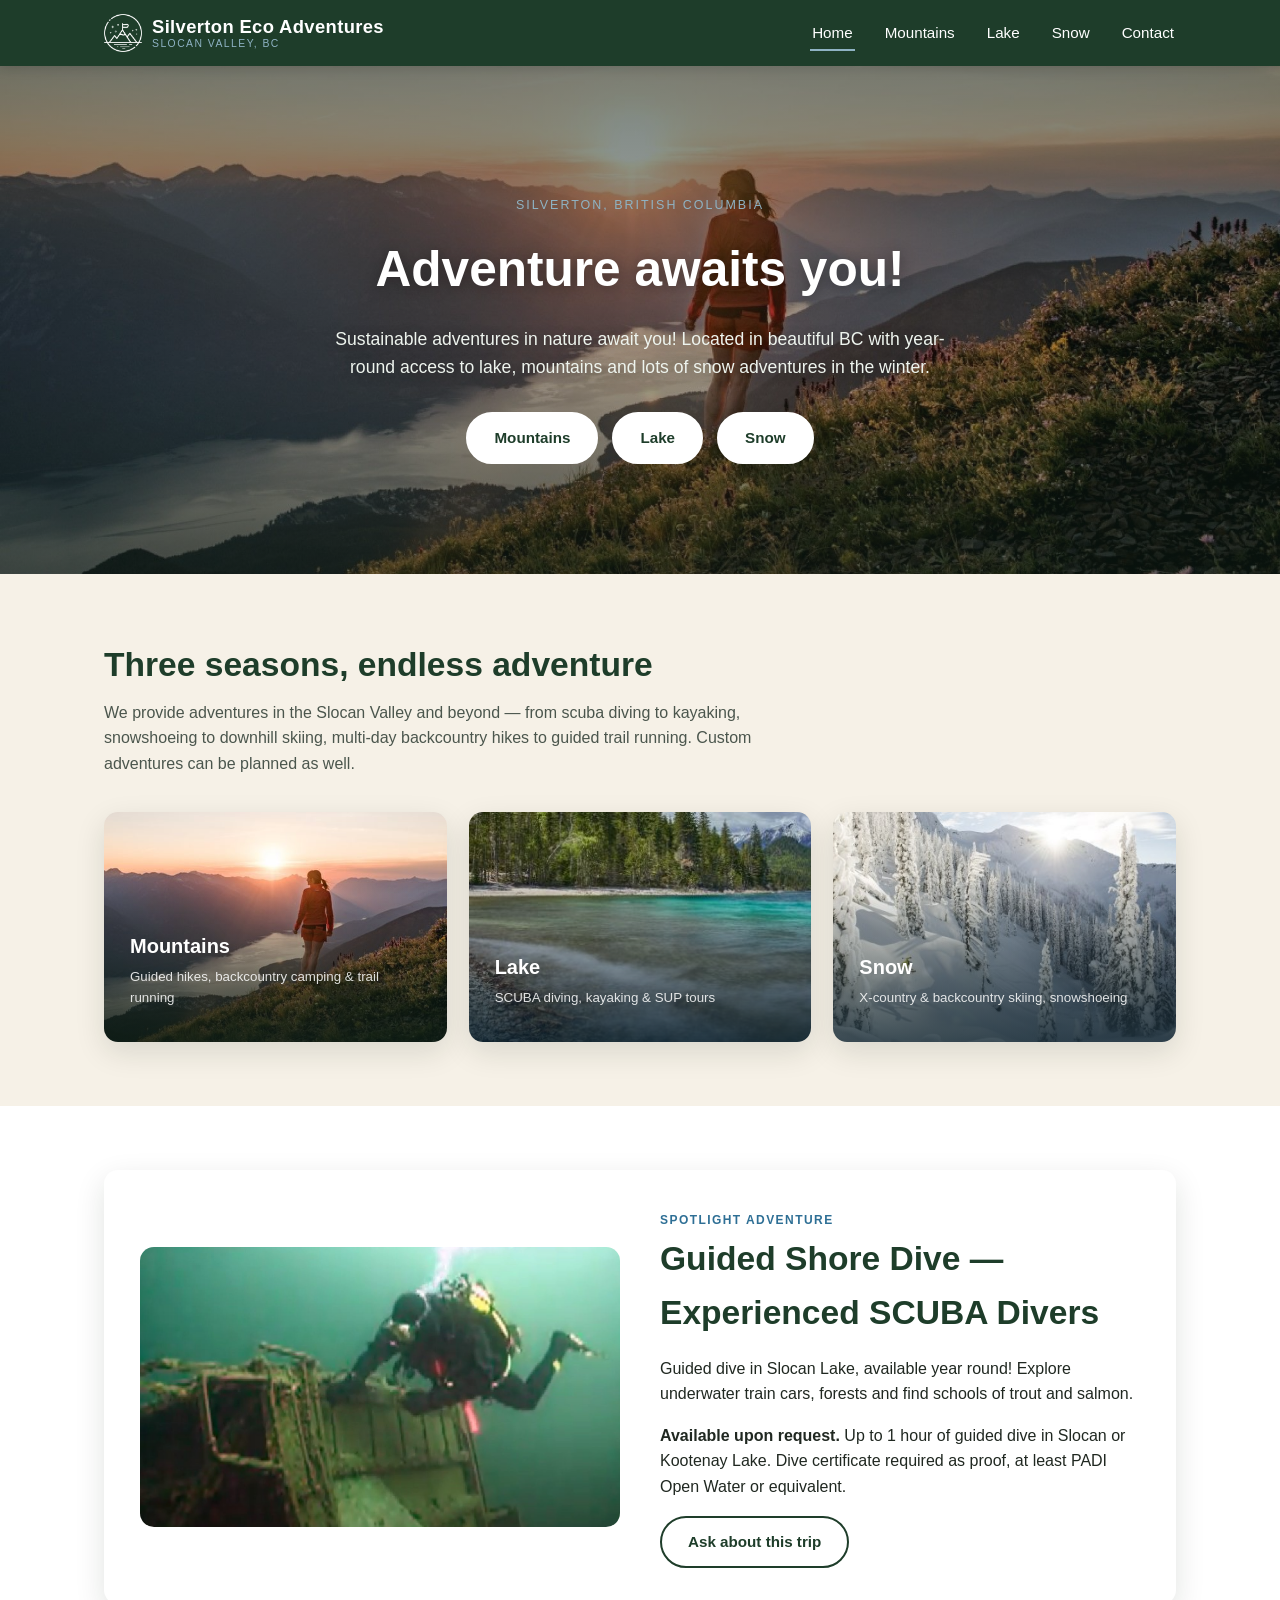
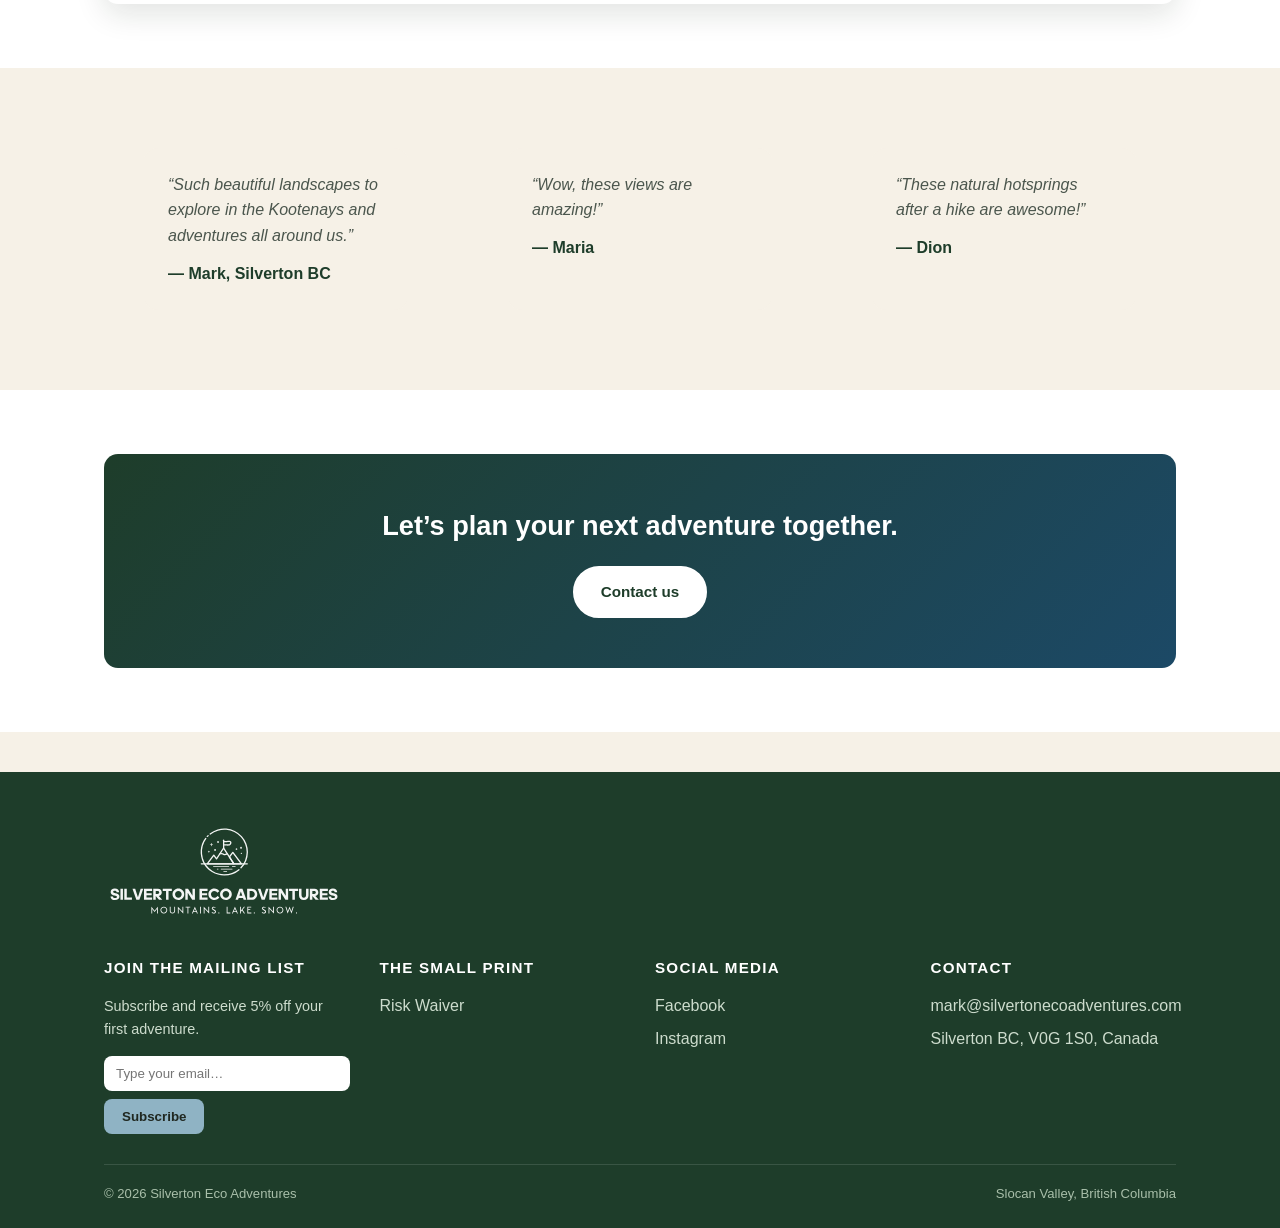
<file: index.html>
<!DOCTYPE html>
<html lang="en">
<head>
<meta charset="UTF-8">
<meta name="viewport" content="width=device-width, initial-scale=1.0">
<title>Silverton Eco Adventures | Guided Adventures in the Slocan Valley, BC</title>
<meta name="description" content="Sustainable adventures in nature await you! Guided hiking, kayaking, SCUBA diving, snowshoeing, backcountry skiing and custom trips in the Slocan Valley and Kootenays, BC.">
<link rel="stylesheet" href="style.css">
<link rel="icon" type="image/png" href="images/favicon.png">
<meta property="og:image" content="https://silvertonecoadventures.com/images/dive-boxcar.jpg">
</head>
<body>

<header class="site-header">
  <div class="nav-wrap">
    <a class="logo" href="index.html">
      <img src="images/logo-icon-white.png" alt="" width="38" height="38">
      <span class="logo-text-wrap">
        Silverton Eco Adventures
        <span class="logo-sub">Slocan Valley, BC</span>
      </span>
    </a>
    <button class="nav-toggle" aria-label="Toggle navigation">
      <span></span><span></span><span></span>
    </button>
    <nav class="main-nav">
      <ul>
        <li><a href="index.html" class="active">Home</a></li>
        <li><a href="mountains.html">Mountains</a></li>
        <li><a href="lake.html">Lake</a></li>
        <li><a href="snow.html">Snow</a></li>
        <li><a href="contact.html">Contact</a></li>
      </ul>
    </nav>
  </div>
</header>

<section class="hero hero-home">
  <span class="hero-eyebrow">Silverton, British Columbia</span>
  <h1>Adventure awaits you!</h1>
  <p>Sustainable adventures in nature await you! Located in beautiful BC with year-round access to lake, mountains and lots of snow adventures in the winter.</p>
  <div class="hero-links">
    <a class="btn btn-solid" href="mountains.html">Mountains</a>
    <a class="btn btn-solid" href="lake.html">Lake</a>
    <a class="btn btn-solid" href="snow.html">Snow</a>
  </div>
</section>

<section>
  <div class="container">
    <h2 class="section-title">Three seasons, endless adventure</h2>
    <p class="section-lede">We provide adventures in the Slocan Valley and beyond &mdash; from scuba diving to kayaking, snowshoeing to downhill skiing, multi-day backcountry hikes to guided trail running. Custom adventures can be planned as well.</p>
    <div class="tile-grid">
      <a class="tile tile-mountains" href="mountains.html">
        <span>Mountains</span>
        <small>Guided hikes, backcountry camping &amp; trail running</small>
      </a>
      <a class="tile tile-lake" href="lake.html">
        <span>Lake</span>
        <small>SCUBA diving, kayaking &amp; SUP tours</small>
      </a>
      <a class="tile tile-snow" href="snow.html">
        <span>Snow</span>
        <small>X-country &amp; backcountry skiing, snowshoeing</small>
      </a>
    </div>
  </div>
</section>

<section class="section-alt">
  <div class="container">
    <div class="spotlight">
      <div class="spotlight-media" role="img" aria-label="Guided shore dive in Slocan Lake"></div>
      <div>
        <span class="spotlight-tag">Spotlight Adventure</span>
        <h2 class="section-title">Guided Shore Dive &mdash; Experienced SCUBA Divers</h2>
        <p>Guided dive in Slocan Lake, available year round! Explore underwater train cars, forests and find schools of trout and salmon.</p>
        <p><strong>Available upon request.</strong> Up to 1 hour of guided dive in Slocan or Kootenay Lake. Dive certificate required as proof, at least PADI Open Water or equivalent.</p>
        <a class="btn btn-outline" style="border-color:var(--forest); color:var(--forest);" href="contact.html">Ask about this trip</a>
      </div>
    </div>
  </div>
</section>

<section>
  <div class="container">
    <div class="testimonial-grid">
      <blockquote class="testimonial">
        &ldquo;Such beautiful landscapes to explore in the Kootenays and adventures all around us.&rdquo;
        <cite>&mdash; Mark, Silverton BC</cite>
      </blockquote>
      <blockquote class="testimonial">
        &ldquo;Wow, these views are amazing!&rdquo;
        <cite>&mdash; Maria</cite>
      </blockquote>
      <blockquote class="testimonial">
        &ldquo;These natural hotsprings after a hike are awesome!&rdquo;
        <cite>&mdash; Dion</cite>
      </blockquote>
    </div>
  </div>
</section>

<section class="section-alt">
  <div class="container">
    <div class="cta-band">
      <h2>Let&rsquo;s plan your next adventure together.</h2>
      <a class="btn btn-solid" href="contact.html">Contact us</a>
    </div>
  </div>
</section>

<footer class="site-footer">
  <div class="container">
    <img class="footer-logo" src="images/logo-white.svg" alt="Silverton Eco Adventures &mdash; Mountains. Lake. Snow." width="240" height="98">
    <div class="footer-grid">
      <div>
        <h4>Join the Mailing List</h4>
        <p style="color:#cddccd; font-size:0.9rem;">Subscribe and receive 5% off your first adventure.</p>
        <form class="newsletter-form">
          <input type="email" placeholder="Type your email&hellip;" required aria-label="Email address">
          <button type="submit">Subscribe</button>
        </form>
      </div>
      <div>
        <h4>The Small Print</h4>
        <a href="contact.html">Risk Waiver</a>
      </div>
      <div>
        <h4>Social Media</h4>
        <a href="https://www.facebook.com/profile.php?id=100090666763214" target="_blank" rel="noopener">Facebook</a>
        <a href="https://www.instagram.com/silvertonecoadventures/" target="_blank" rel="noopener">Instagram</a>
      </div>
      <div>
        <h4>Contact</h4>
        <a href="mailto:mark@silvertonecoadventures.com">mark@silvertonecoadventures.com</a>
        <a href="contact.html">Silverton BC, V0G 1S0, Canada</a>
      </div>
    </div>
    <div class="footer-bottom">
      <span>&copy; <span id="year"></span> Silverton Eco Adventures</span>
      <span>Slocan Valley, British Columbia</span>
    </div>
  </div>
</footer>

<script src="main.js"></script>
<script>document.getElementById("year").textContent = new Date().getFullYear();</script>

<!-- Matomo -->
<script>
  var _paq = window._paq = window._paq || [];
  _paq.push(['trackPageView']);
  _paq.push(['enableLinkTracking']);
  (function() {
    var u="//YOUR_MATOMO_URL/";
    _paq.push(['setTrackerUrl', u+'matomo.php']);
    _paq.push(['setSiteId', 'YOUR_SITE_ID']);
    var d=document, g=d.createElement('script'), s=d.getElementsByTagName('script')[0];
    g.async=true; g.src=u+'matomo.js'; s.parentNode.insertBefore(g,s);
  })();
</script>
<!-- End Matomo Code -->

</body>
</html>
</file>
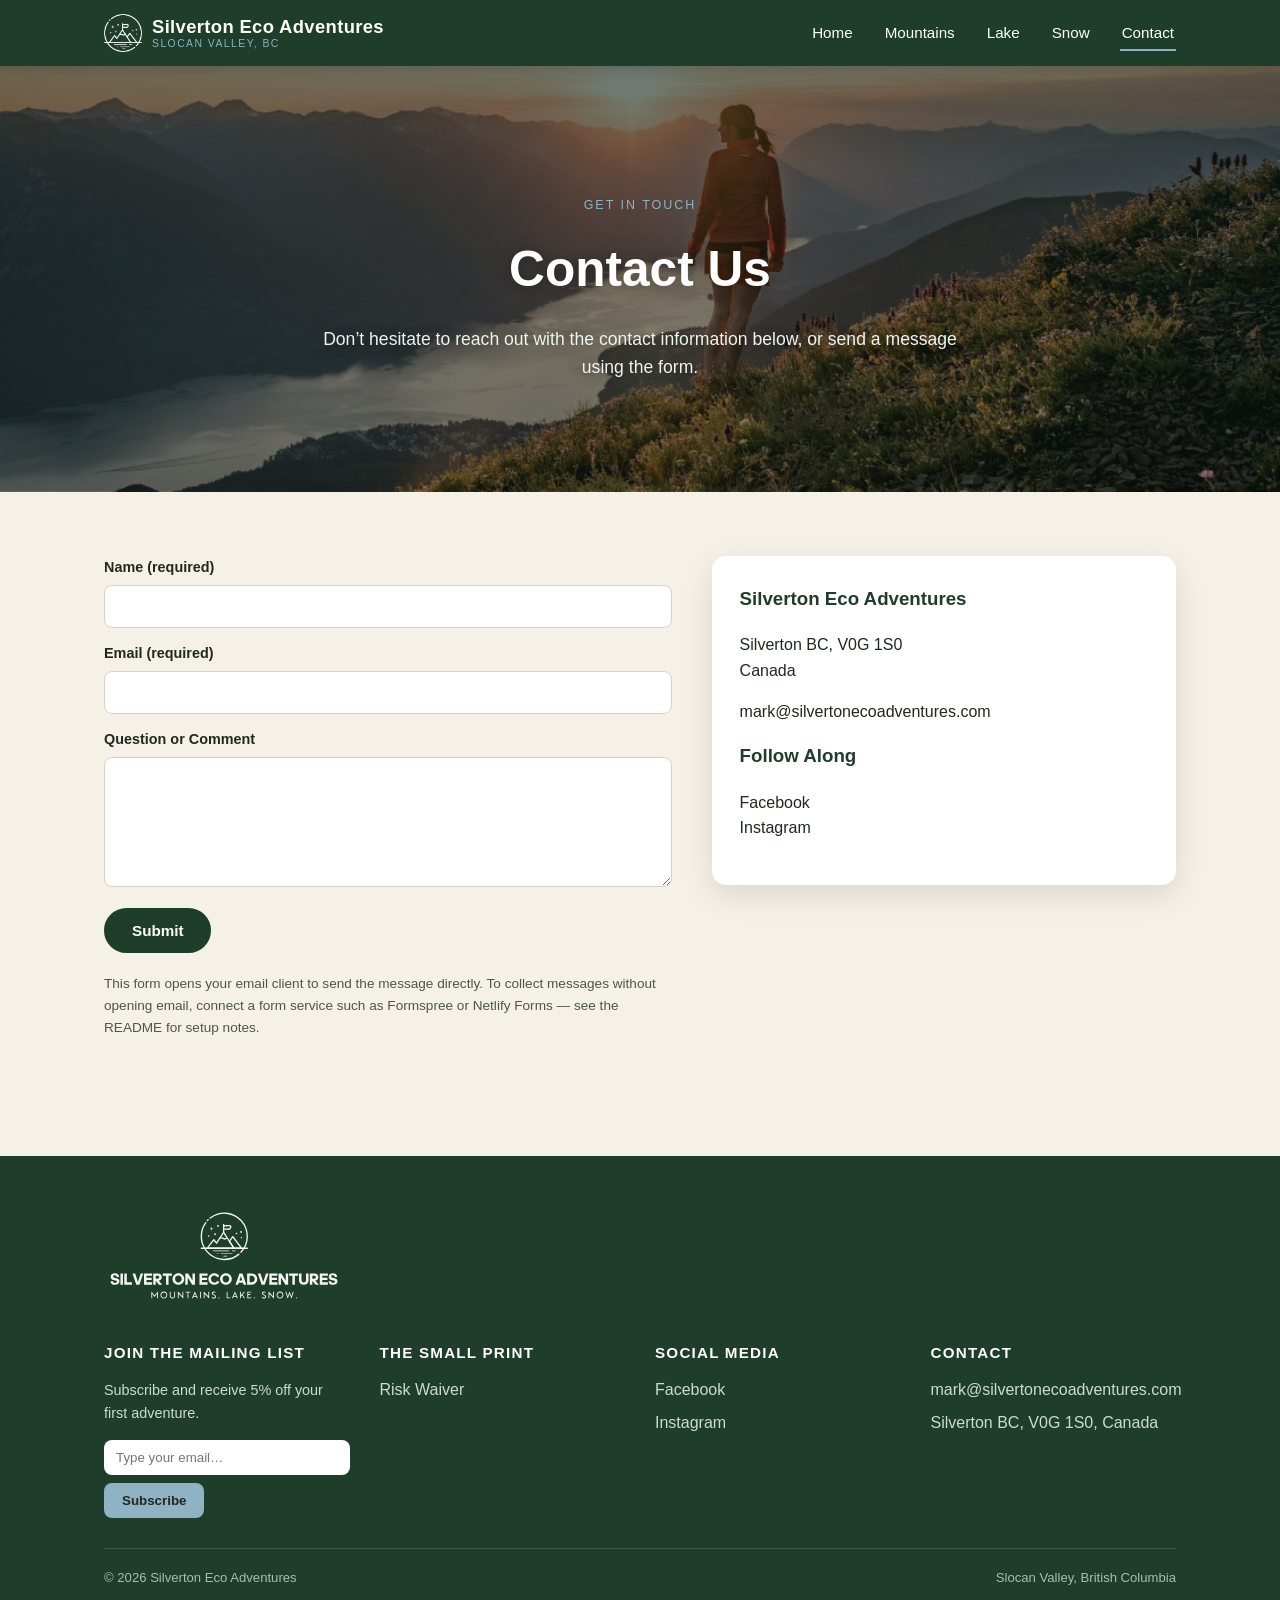
<file: contact.html>
<!DOCTYPE html>
<html lang="en">
<head>
<meta charset="UTF-8">
<meta name="viewport" content="width=device-width, initial-scale=1.0">
<title>Contact | Silverton Eco Adventures</title>
<meta name="description" content="Contact Silverton Eco Adventures in Silverton, BC. mark@silvertonecoadventures.com">
<link rel="stylesheet" href="style.css">
<link rel="icon" type="image/png" href="images/favicon.png">
<meta property="og:image" content="https://silvertonecoadventures.com/images/dive-boxcar.jpg">
</head>
<body>

<header class="site-header">
  <div class="nav-wrap">
    <a class="logo" href="index.html">
      <img src="images/logo-icon-white.png" alt="" width="38" height="38">
      <span class="logo-text-wrap">
        Silverton Eco Adventures
        <span class="logo-sub">Slocan Valley, BC</span>
      </span>
    </a>
    <button class="nav-toggle" aria-label="Toggle navigation">
      <span></span><span></span><span></span>
    </button>
    <nav class="main-nav">
      <ul>
        <li><a href="index.html">Home</a></li>
        <li><a href="mountains.html">Mountains</a></li>
        <li><a href="lake.html">Lake</a></li>
        <li><a href="snow.html">Snow</a></li>
        <li><a href="contact.html" class="active">Contact</a></li>
      </ul>
    </nav>
  </div>
</header>

<section class="hero hero-contact">
  <span class="hero-eyebrow">Get in touch</span>
  <h1>Contact Us</h1>
  <p>Don&rsquo;t hesitate to reach out with the contact information below, or send a message using the form.</p>
</section>

<section>
  <div class="container">
    <div class="contact-grid">
      <form class="contact-form">
        <div>
          <label for="name">Name (required)</label>
          <input type="text" id="name" name="name" required>
        </div>
        <div>
          <label for="email">Email (required)</label>
          <input type="email" id="email" name="email" required>
        </div>
        <div>
          <label for="message">Question or Comment</label>
          <textarea id="message" name="message"></textarea>
        </div>
        <button type="submit" class="btn btn-solid" style="background:var(--forest); color:var(--white); border-color:var(--forest); justify-self:start;">Submit</button>
        <p class="form-note">This form opens your email client to send the message directly. To collect messages without opening email, connect a form service such as Formspree or Netlify Forms &mdash; see the README for setup notes.</p>
      </form>
      <div class="contact-info">
        <h3>Silverton Eco Adventures</h3>
        <p>Silverton BC, V0G 1S0<br>Canada</p>
        <p><a href="mailto:mark@silvertonecoadventures.com">mark@silvertonecoadventures.com</a></p>
        <h3>Follow Along</h3>
        <p>
          <a href="https://www.facebook.com/profile.php?id=100090666763214" target="_blank" rel="noopener">Facebook</a><br>
          <a href="https://www.instagram.com/silvertonecoadventures/" target="_blank" rel="noopener">Instagram</a>
        </p>
      </div>
    </div>
  </div>
</section>

<footer class="site-footer">
  <div class="container">
    <img class="footer-logo" src="images/logo-white.svg" alt="Silverton Eco Adventures &mdash; Mountains. Lake. Snow." width="240" height="98">
    <div class="footer-grid">
      <div>
        <h4>Join the Mailing List</h4>
        <p style="color:#cddccd; font-size:0.9rem;">Subscribe and receive 5% off your first adventure.</p>
        <form class="newsletter-form">
          <input type="email" placeholder="Type your email&hellip;" required aria-label="Email address">
          <button type="submit">Subscribe</button>
        </form>
      </div>
      <div>
        <h4>The Small Print</h4>
        <a href="contact.html">Risk Waiver</a>
      </div>
      <div>
        <h4>Social Media</h4>
        <a href="https://www.facebook.com/profile.php?id=100090666763214" target="_blank" rel="noopener">Facebook</a>
        <a href="https://www.instagram.com/silvertonecoadventures/" target="_blank" rel="noopener">Instagram</a>
      </div>
      <div>
        <h4>Contact</h4>
        <a href="mailto:mark@silvertonecoadventures.com">mark@silvertonecoadventures.com</a>
        <a href="contact.html">Silverton BC, V0G 1S0, Canada</a>
      </div>
    </div>
    <div class="footer-bottom">
      <span>&copy; <span id="year"></span> Silverton Eco Adventures</span>
      <span>Slocan Valley, British Columbia</span>
    </div>
  </div>
</footer>

<script src="main.js"></script>
<script>document.getElementById("year").textContent = new Date().getFullYear();</script>

<!-- Matomo -->
<script>
  var _paq = window._paq = window._paq || [];
  _paq.push(['trackPageView']);
  _paq.push(['enableLinkTracking']);
  (function() {
    var u="//YOUR_MATOMO_URL/";
    _paq.push(['setTrackerUrl', u+'matomo.php']);
    _paq.push(['setSiteId', 'YOUR_SITE_ID']);
    var d=document, g=d.createElement('script'), s=d.getElementsByTagName('script')[0];
    g.async=true; g.src=u+'matomo.js'; s.parentNode.insertBefore(g,s);
  })();
</script>
<!-- End Matomo Code -->

</body>
</html>
</file>
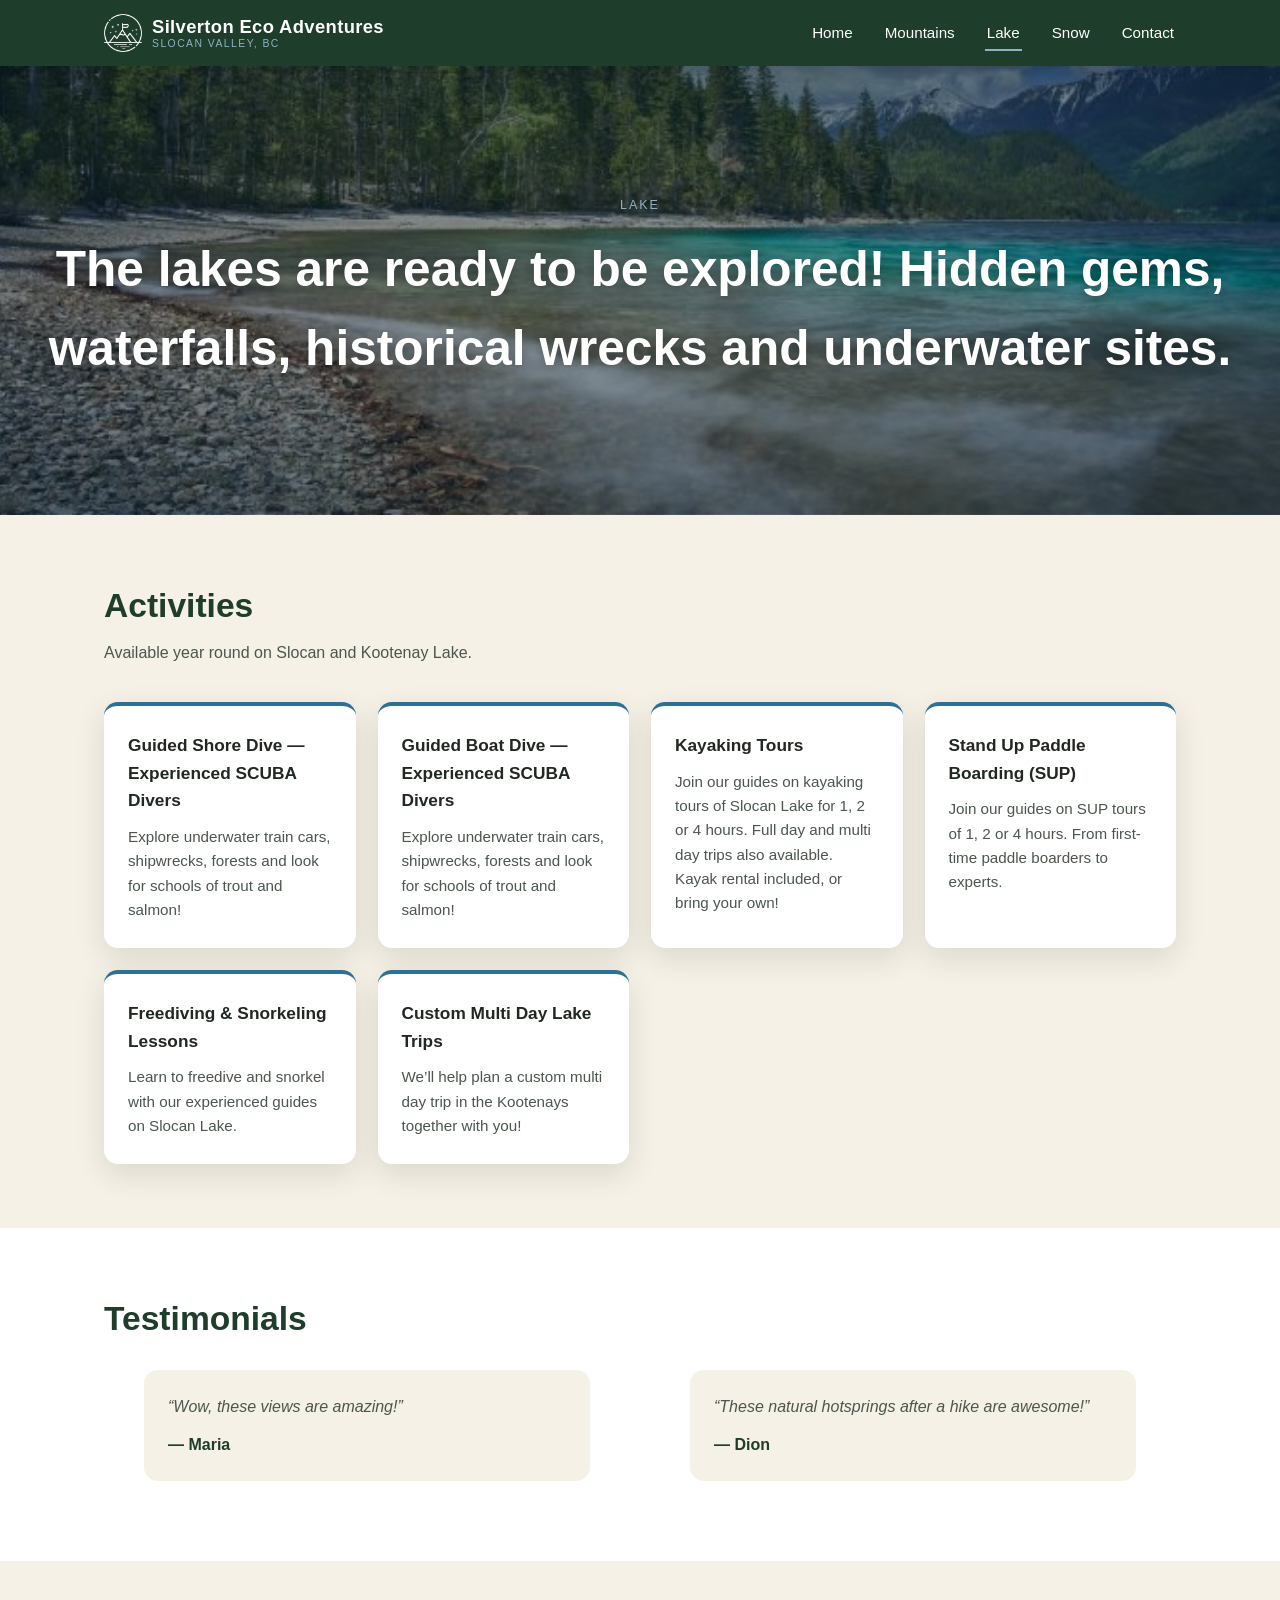
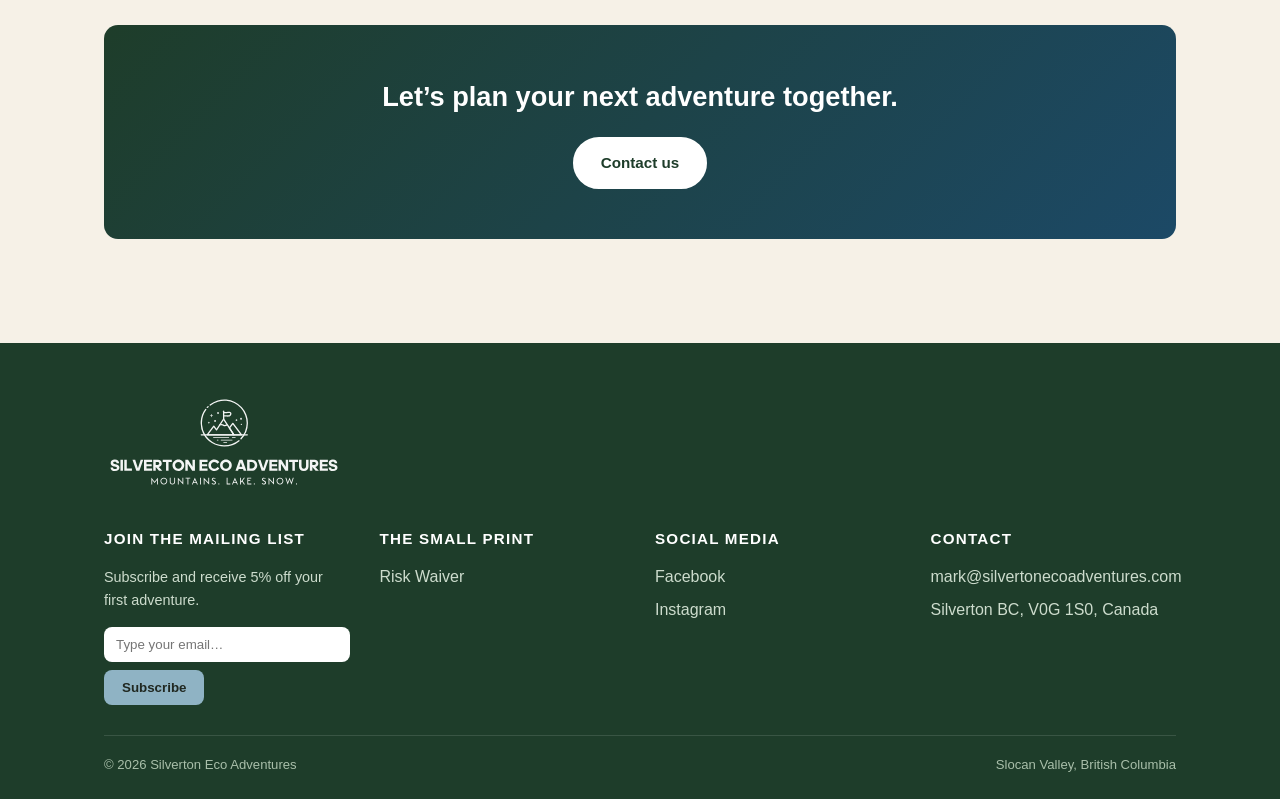
<file: lake.html>
<!DOCTYPE html>
<html lang="en">
<head>
<meta charset="UTF-8">
<meta name="viewport" content="width=device-width, initial-scale=1.0">
<title>Lake | Silverton Eco Adventures</title>
<meta name="description" content="Guided shore and boat SCUBA diving, kayaking, SUP, freediving and snorkeling on Slocan and Kootenay Lake, BC.">
<link rel="stylesheet" href="style.css">
<link rel="icon" type="image/png" href="images/favicon.png">
<meta property="og:image" content="https://silvertonecoadventures.com/images/dive-boxcar.jpg">
</head>
<body>

<header class="site-header">
  <div class="nav-wrap">
    <a class="logo" href="index.html">
      <img src="images/logo-icon-white.png" alt="" width="38" height="38">
      <span class="logo-text-wrap">
        Silverton Eco Adventures
        <span class="logo-sub">Slocan Valley, BC</span>
      </span>
    </a>
    <button class="nav-toggle" aria-label="Toggle navigation">
      <span></span><span></span><span></span>
    </button>
    <nav class="main-nav">
      <ul>
        <li><a href="index.html">Home</a></li>
        <li><a href="mountains.html">Mountains</a></li>
        <li><a href="lake.html" class="active">Lake</a></li>
        <li><a href="snow.html">Snow</a></li>
        <li><a href="contact.html">Contact</a></li>
      </ul>
    </nav>
  </div>
</header>

<section class="hero hero-lake">
  <span class="hero-eyebrow">Lake</span>
  <h1>The lakes are ready to be explored! Hidden gems, waterfalls, historical wrecks and underwater sites.</h1>
</section>

<section>
  <div class="container">
    <h2 class="section-title">Activities</h2>
    <p class="section-lede">Available year round on Slocan and Kootenay Lake.</p>
    <div class="card-grid">
      <div class="card lake-accent">
        <h3>Guided Shore Dive &mdash; Experienced SCUBA Divers</h3>
        <p>Explore underwater train cars, shipwrecks, forests and look for schools of trout and salmon!</p>
      </div>
      <div class="card lake-accent">
        <h3>Guided Boat Dive &mdash; Experienced SCUBA Divers</h3>
        <p>Explore underwater train cars, shipwrecks, forests and look for schools of trout and salmon!</p>
      </div>
      <div class="card lake-accent">
        <h3>Kayaking Tours</h3>
        <p>Join our guides on kayaking tours of Slocan Lake for 1, 2 or 4 hours. Full day and multi day trips also available. Kayak rental included, or bring your own!</p>
      </div>
      <div class="card lake-accent">
        <h3>Stand Up Paddle Boarding (SUP)</h3>
        <p>Join our guides on SUP tours of 1, 2 or 4 hours. From first-time paddle boarders to experts.</p>
      </div>
      <div class="card lake-accent">
        <h3>Freediving &amp; Snorkeling Lessons</h3>
        <p>Learn to freedive and snorkel with our experienced guides on Slocan Lake.</p>
      </div>
      <div class="card lake-accent">
        <h3>Custom Multi Day Lake Trips</h3>
        <p>We&rsquo;ll help plan a custom multi day trip in the Kootenays together with you!</p>
      </div>
    </div>
  </div>
</section>

<section class="section-alt">
  <div class="container">
    <h2 class="section-title">Testimonials</h2>
    <div class="testimonial-grid">
      <blockquote class="testimonial">
        &ldquo;Wow, these views are amazing!&rdquo;
        <cite>&mdash; Maria</cite>
      </blockquote>
      <blockquote class="testimonial">
        &ldquo;These natural hotsprings after a hike are awesome!&rdquo;
        <cite>&mdash; Dion</cite>
      </blockquote>
    </div>
  </div>
</section>

<section>
  <div class="container">
    <div class="cta-band">
      <h2>Let&rsquo;s plan your next adventure together.</h2>
      <a class="btn btn-solid" href="contact.html">Contact us</a>
    </div>
  </div>
</section>

<footer class="site-footer">
  <div class="container">
    <img class="footer-logo" src="images/logo-white.svg" alt="Silverton Eco Adventures &mdash; Mountains. Lake. Snow." width="240" height="98">
    <div class="footer-grid">
      <div>
        <h4>Join the Mailing List</h4>
        <p style="color:#cddccd; font-size:0.9rem;">Subscribe and receive 5% off your first adventure.</p>
        <form class="newsletter-form">
          <input type="email" placeholder="Type your email&hellip;" required aria-label="Email address">
          <button type="submit">Subscribe</button>
        </form>
      </div>
      <div>
        <h4>The Small Print</h4>
        <a href="contact.html">Risk Waiver</a>
      </div>
      <div>
        <h4>Social Media</h4>
        <a href="https://www.facebook.com/profile.php?id=100090666763214" target="_blank" rel="noopener">Facebook</a>
        <a href="https://www.instagram.com/silvertonecoadventures/" target="_blank" rel="noopener">Instagram</a>
      </div>
      <div>
        <h4>Contact</h4>
        <a href="mailto:mark@silvertonecoadventures.com">mark@silvertonecoadventures.com</a>
        <a href="contact.html">Silverton BC, V0G 1S0, Canada</a>
      </div>
    </div>
    <div class="footer-bottom">
      <span>&copy; <span id="year"></span> Silverton Eco Adventures</span>
      <span>Slocan Valley, British Columbia</span>
    </div>
  </div>
</footer>

<script src="main.js"></script>
<script>document.getElementById("year").textContent = new Date().getFullYear();</script>

<!-- Matomo -->
<script>
  var _paq = window._paq = window._paq || [];
  _paq.push(['trackPageView']);
  _paq.push(['enableLinkTracking']);
  (function() {
    var u="//YOUR_MATOMO_URL/";
    _paq.push(['setTrackerUrl', u+'matomo.php']);
    _paq.push(['setSiteId', 'YOUR_SITE_ID']);
    var d=document, g=d.createElement('script'), s=d.getElementsByTagName('script')[0];
    g.async=true; g.src=u+'matomo.js'; s.parentNode.insertBefore(g,s);
  })();
</script>
<!-- End Matomo Code -->

</body>
</html>
</file>
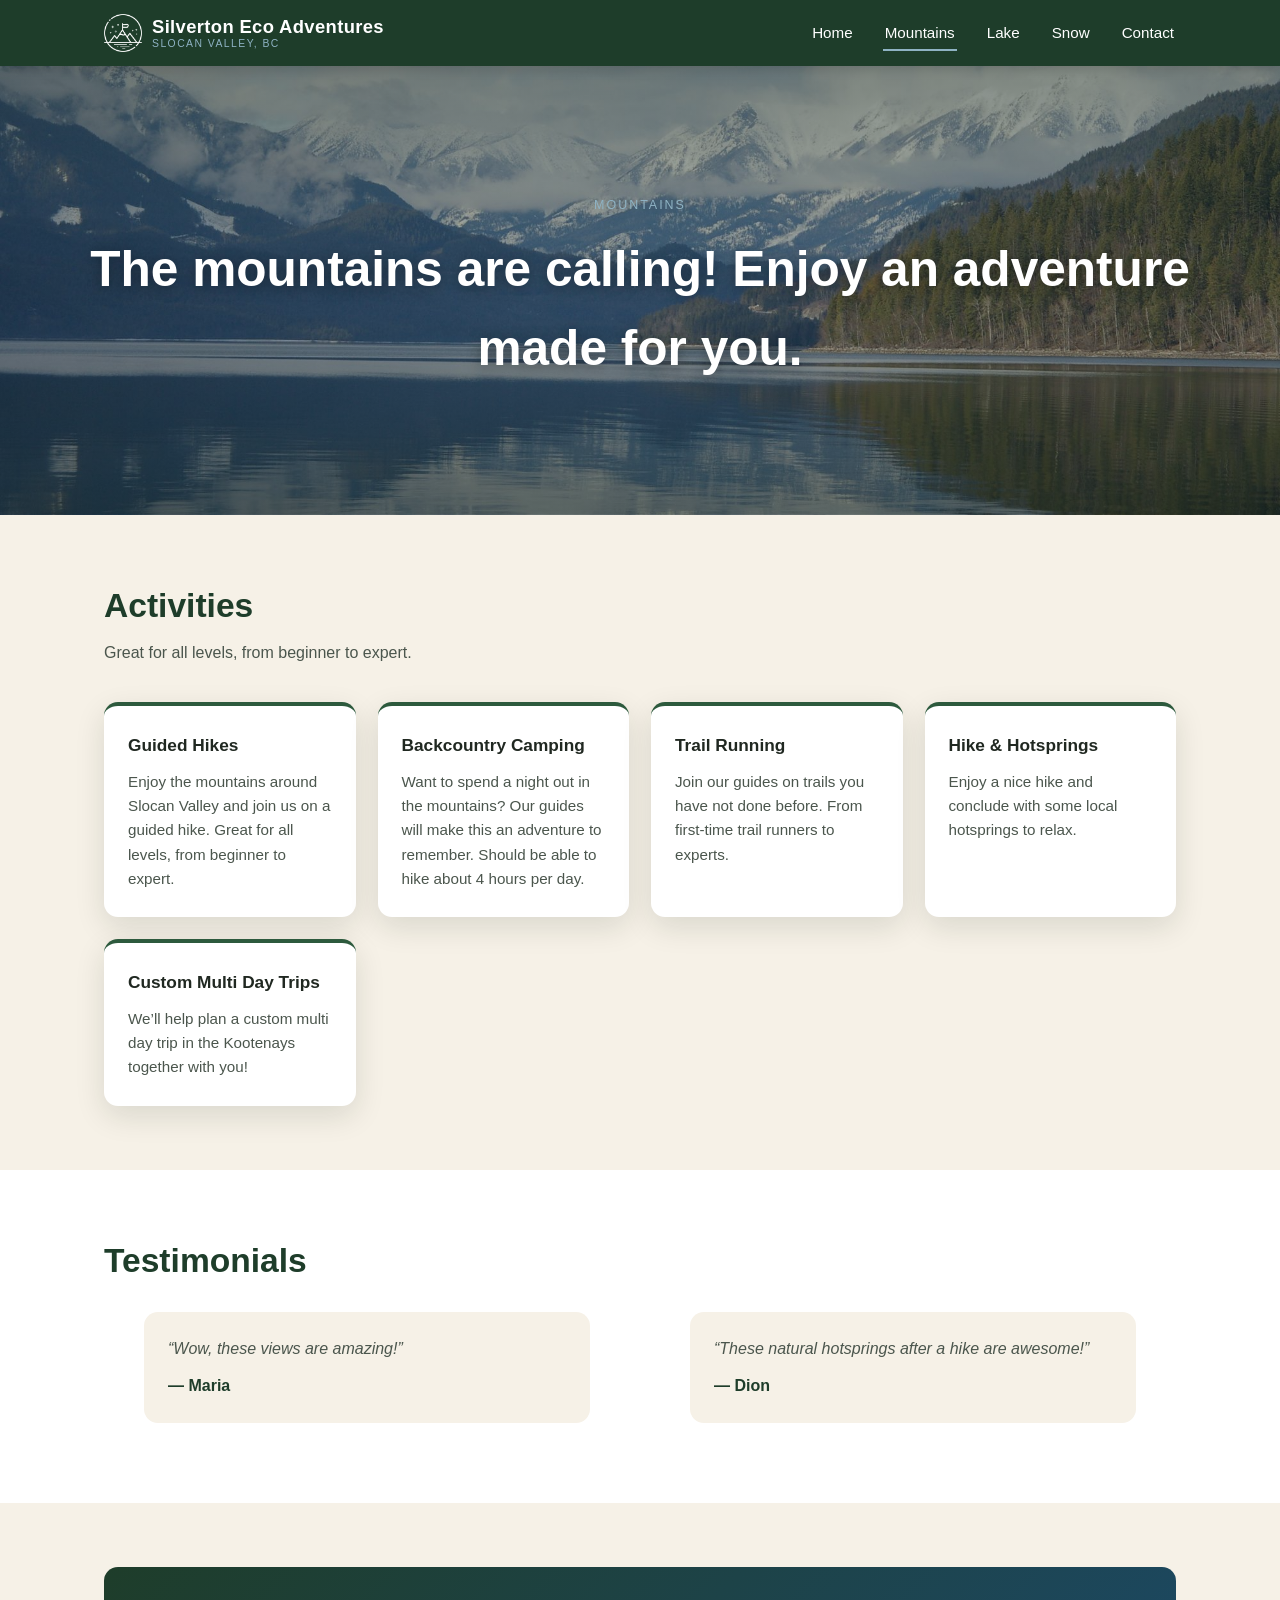
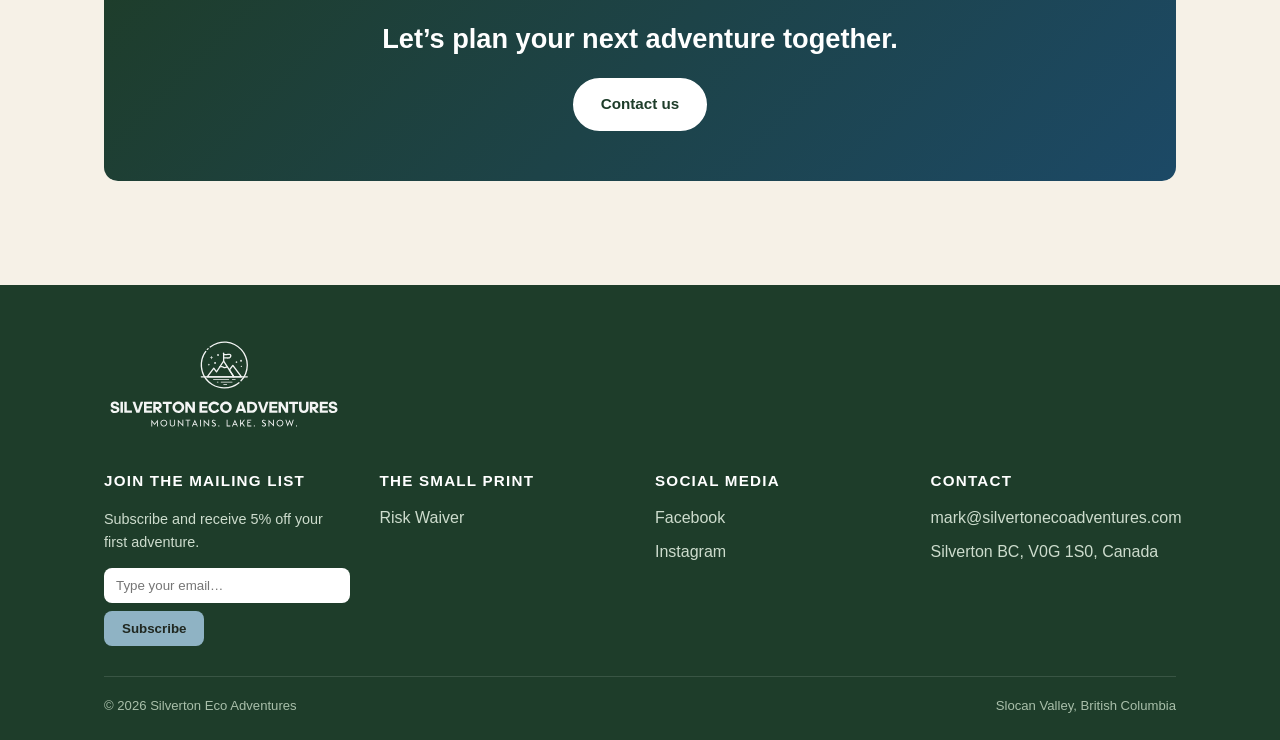
<file: mountains.html>
<!DOCTYPE html>
<html lang="en">
<head>
<meta charset="UTF-8">
<meta name="viewport" content="width=device-width, initial-scale=1.0">
<title>Mountains | Silverton Eco Adventures</title>
<meta name="description" content="Guided hikes, backcountry camping, trail running and hike-and-hotsprings adventures in the mountains around Slocan Valley, BC.">
<link rel="stylesheet" href="style.css">
<link rel="icon" type="image/png" href="images/favicon.png">
<meta property="og:image" content="https://silvertonecoadventures.com/images/dive-boxcar.jpg">
</head>
<body>

<header class="site-header">
  <div class="nav-wrap">
    <a class="logo" href="index.html">
      <img src="images/logo-icon-white.png" alt="" width="38" height="38">
      <span class="logo-text-wrap">
        Silverton Eco Adventures
        <span class="logo-sub">Slocan Valley, BC</span>
      </span>
    </a>
    <button class="nav-toggle" aria-label="Toggle navigation">
      <span></span><span></span><span></span>
    </button>
    <nav class="main-nav">
      <ul>
        <li><a href="index.html">Home</a></li>
        <li><a href="mountains.html" class="active">Mountains</a></li>
        <li><a href="lake.html">Lake</a></li>
        <li><a href="snow.html">Snow</a></li>
        <li><a href="contact.html">Contact</a></li>
      </ul>
    </nav>
  </div>
</header>

<section class="hero hero-mountains">
  <span class="hero-eyebrow">Mountains</span>
  <h1>The mountains are calling! Enjoy an adventure made for you.</h1>
</section>

<section>
  <div class="container">
    <h2 class="section-title">Activities</h2>
    <p class="section-lede">Great for all levels, from beginner to expert.</p>
    <div class="card-grid">
      <div class="card">
        <h3>Guided Hikes</h3>
        <p>Enjoy the mountains around Slocan Valley and join us on a guided hike. Great for all levels, from beginner to expert.</p>
      </div>
      <div class="card">
        <h3>Backcountry Camping</h3>
        <p>Want to spend a night out in the mountains? Our guides will make this an adventure to remember. Should be able to hike about 4 hours per day.</p>
      </div>
      <div class="card">
        <h3>Trail Running</h3>
        <p>Join our guides on trails you have not done before. From first-time trail runners to experts.</p>
      </div>
      <div class="card">
        <h3>Hike &amp; Hotsprings</h3>
        <p>Enjoy a nice hike and conclude with some local hotsprings to relax.</p>
      </div>
      <div class="card">
        <h3>Custom Multi Day Trips</h3>
        <p>We&rsquo;ll help plan a custom multi day trip in the Kootenays together with you!</p>
      </div>
    </div>
  </div>
</section>

<section class="section-alt">
  <div class="container">
    <h2 class="section-title">Testimonials</h2>
    <div class="testimonial-grid">
      <blockquote class="testimonial">
        &ldquo;Wow, these views are amazing!&rdquo;
        <cite>&mdash; Maria</cite>
      </blockquote>
      <blockquote class="testimonial">
        &ldquo;These natural hotsprings after a hike are awesome!&rdquo;
        <cite>&mdash; Dion</cite>
      </blockquote>
    </div>
  </div>
</section>

<section>
  <div class="container">
    <div class="cta-band">
      <h2>Let&rsquo;s plan your next adventure together.</h2>
      <a class="btn btn-solid" href="contact.html">Contact us</a>
    </div>
  </div>
</section>

<footer class="site-footer">
  <div class="container">
    <img class="footer-logo" src="images/logo-white.svg" alt="Silverton Eco Adventures &mdash; Mountains. Lake. Snow." width="240" height="98">
    <div class="footer-grid">
      <div>
        <h4>Join the Mailing List</h4>
        <p style="color:#cddccd; font-size:0.9rem;">Subscribe and receive 5% off your first adventure.</p>
        <form class="newsletter-form">
          <input type="email" placeholder="Type your email&hellip;" required aria-label="Email address">
          <button type="submit">Subscribe</button>
        </form>
      </div>
      <div>
        <h4>The Small Print</h4>
        <a href="contact.html">Risk Waiver</a>
      </div>
      <div>
        <h4>Social Media</h4>
        <a href="https://www.facebook.com/profile.php?id=100090666763214" target="_blank" rel="noopener">Facebook</a>
        <a href="https://www.instagram.com/silvertonecoadventures/" target="_blank" rel="noopener">Instagram</a>
      </div>
      <div>
        <h4>Contact</h4>
        <a href="mailto:mark@silvertonecoadventures.com">mark@silvertonecoadventures.com</a>
        <a href="contact.html">Silverton BC, V0G 1S0, Canada</a>
      </div>
    </div>
    <div class="footer-bottom">
      <span>&copy; <span id="year"></span> Silverton Eco Adventures</span>
      <span>Slocan Valley, British Columbia</span>
    </div>
  </div>
</footer>

<script src="main.js"></script>
<script>document.getElementById("year").textContent = new Date().getFullYear();</script>

<!-- Matomo -->
<script>
  var _paq = window._paq = window._paq || [];
  _paq.push(['trackPageView']);
  _paq.push(['enableLinkTracking']);
  (function() {
    var u="//YOUR_MATOMO_URL/";
    _paq.push(['setTrackerUrl', u+'matomo.php']);
    _paq.push(['setSiteId', 'YOUR_SITE_ID']);
    var d=document, g=d.createElement('script'), s=d.getElementsByTagName('script')[0];
    g.async=true; g.src=u+'matomo.js'; s.parentNode.insertBefore(g,s);
  })();
</script>
<!-- End Matomo Code -->

</body>
</html>
</file>
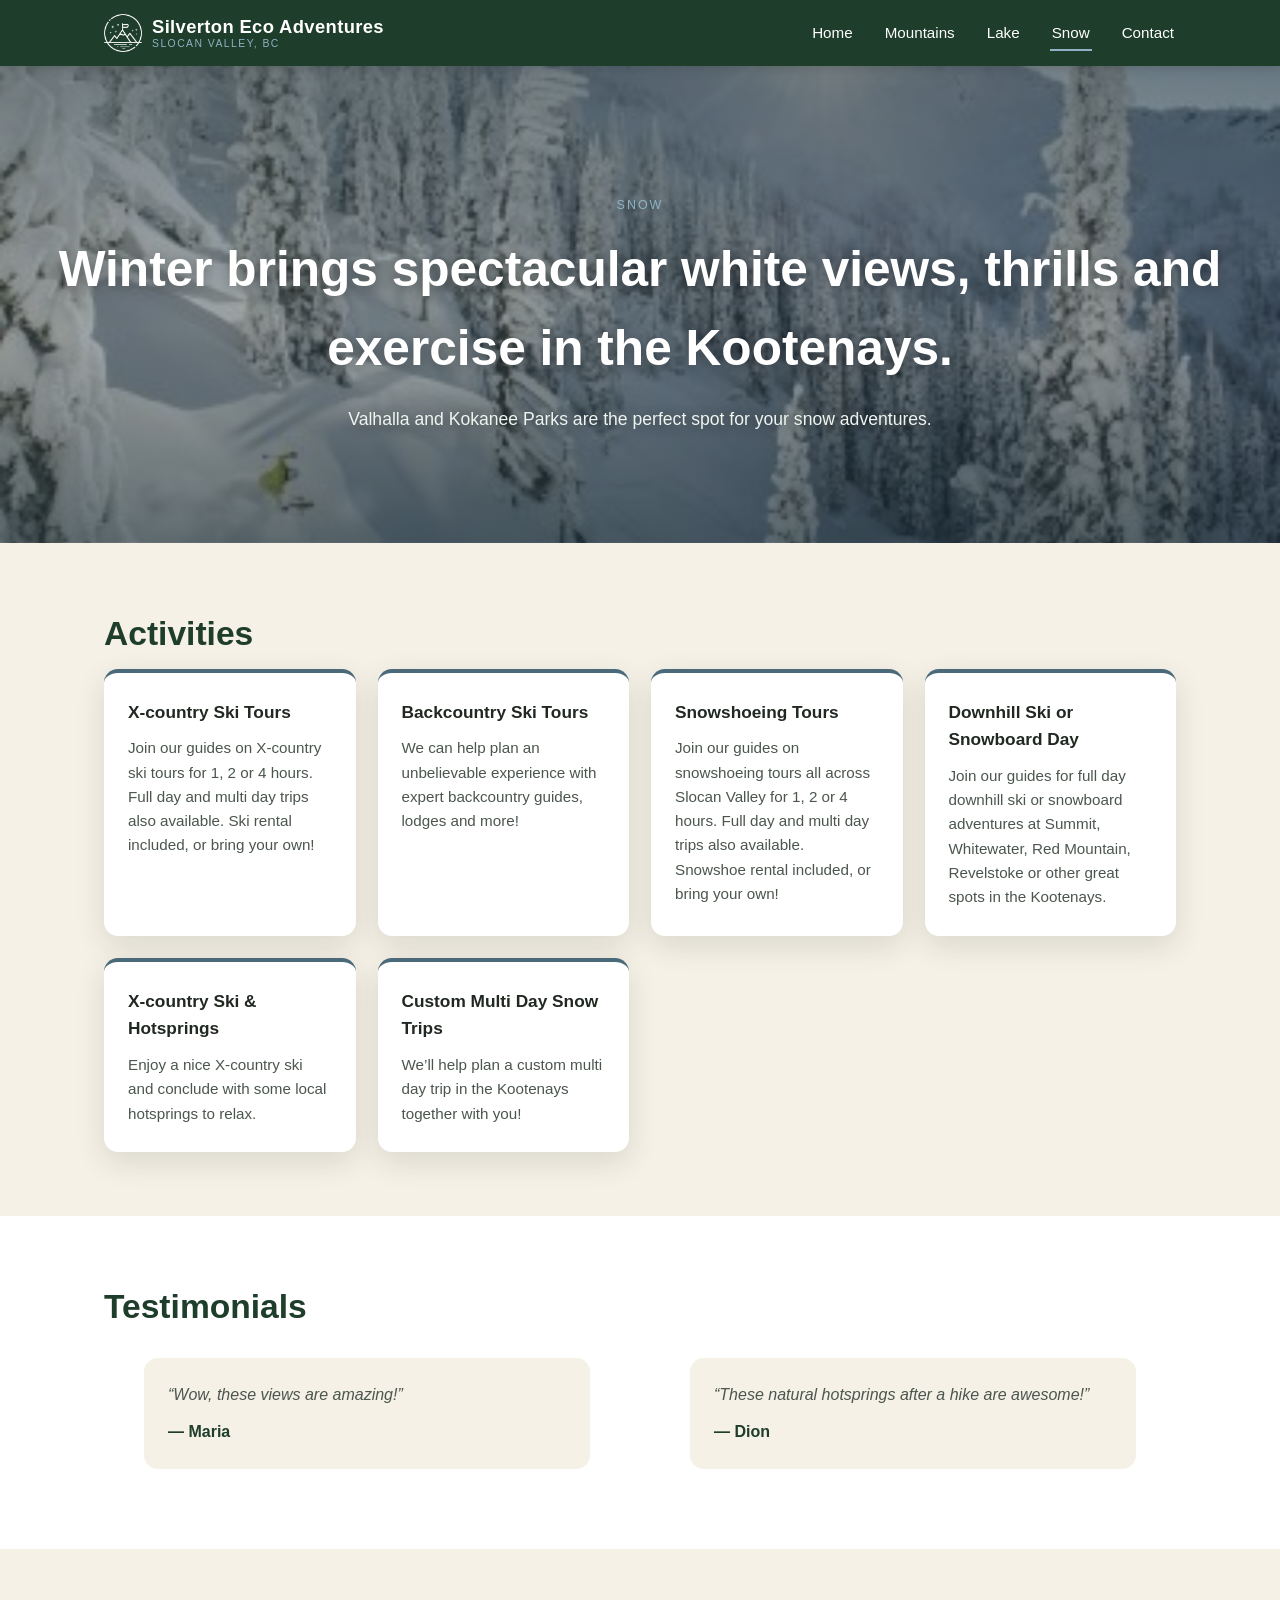
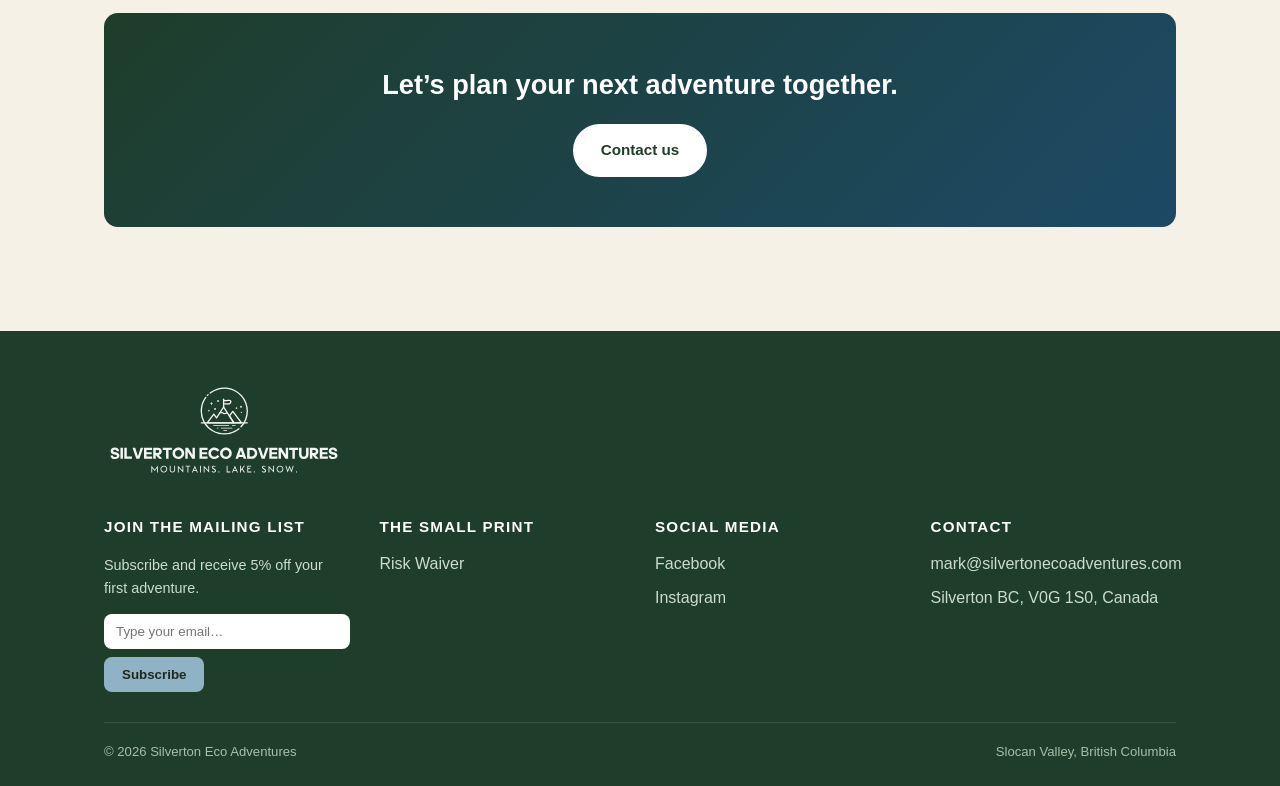
<file: snow.html>
<!DOCTYPE html>
<html lang="en">
<head>
<meta charset="UTF-8">
<meta name="viewport" content="width=device-width, initial-scale=1.0">
<title>Snow | Silverton Eco Adventures</title>
<meta name="description" content="X-country and backcountry ski tours, snowshoeing and downhill ski days in Valhalla and Kokanee Parks, Kootenays BC.">
<link rel="stylesheet" href="style.css">
<link rel="icon" type="image/png" href="images/favicon.png">
<meta property="og:image" content="https://silvertonecoadventures.com/images/dive-boxcar.jpg">
</head>
<body>

<header class="site-header">
  <div class="nav-wrap">
    <a class="logo" href="index.html">
      <img src="images/logo-icon-white.png" alt="" width="38" height="38">
      <span class="logo-text-wrap">
        Silverton Eco Adventures
        <span class="logo-sub">Slocan Valley, BC</span>
      </span>
    </a>
    <button class="nav-toggle" aria-label="Toggle navigation">
      <span></span><span></span><span></span>
    </button>
    <nav class="main-nav">
      <ul>
        <li><a href="index.html">Home</a></li>
        <li><a href="mountains.html">Mountains</a></li>
        <li><a href="lake.html">Lake</a></li>
        <li><a href="snow.html" class="active">Snow</a></li>
        <li><a href="contact.html">Contact</a></li>
      </ul>
    </nav>
  </div>
</header>

<section class="hero hero-snow">
  <span class="hero-eyebrow">Snow</span>
  <h1>Winter brings spectacular white views, thrills and exercise in the Kootenays.</h1>
  <p>Valhalla and Kokanee Parks are the perfect spot for your snow adventures.</p>
</section>

<section>
  <div class="container">
    <h2 class="section-title">Activities</h2>
    <div class="card-grid">
      <div class="card snow-accent">
        <h3>X-country Ski Tours</h3>
        <p>Join our guides on X-country ski tours for 1, 2 or 4 hours. Full day and multi day trips also available. Ski rental included, or bring your own!</p>
      </div>
      <div class="card snow-accent">
        <h3>Backcountry Ski Tours</h3>
        <p>We can help plan an unbelievable experience with expert backcountry guides, lodges and more!</p>
      </div>
      <div class="card snow-accent">
        <h3>Snowshoeing Tours</h3>
        <p>Join our guides on snowshoeing tours all across Slocan Valley for 1, 2 or 4 hours. Full day and multi day trips also available. Snowshoe rental included, or bring your own!</p>
      </div>
      <div class="card snow-accent">
        <h3>Downhill Ski or Snowboard Day</h3>
        <p>Join our guides for full day downhill ski or snowboard adventures at Summit, Whitewater, Red Mountain, Revelstoke or other great spots in the Kootenays.</p>
      </div>
      <div class="card snow-accent">
        <h3>X-country Ski &amp; Hotsprings</h3>
        <p>Enjoy a nice X-country ski and conclude with some local hotsprings to relax.</p>
      </div>
      <div class="card snow-accent">
        <h3>Custom Multi Day Snow Trips</h3>
        <p>We&rsquo;ll help plan a custom multi day trip in the Kootenays together with you!</p>
      </div>
    </div>
  </div>
</section>

<section class="section-alt">
  <div class="container">
    <h2 class="section-title">Testimonials</h2>
    <div class="testimonial-grid">
      <blockquote class="testimonial">
        &ldquo;Wow, these views are amazing!&rdquo;
        <cite>&mdash; Maria</cite>
      </blockquote>
      <blockquote class="testimonial">
        &ldquo;These natural hotsprings after a hike are awesome!&rdquo;
        <cite>&mdash; Dion</cite>
      </blockquote>
    </div>
  </div>
</section>

<section>
  <div class="container">
    <div class="cta-band">
      <h2>Let&rsquo;s plan your next adventure together.</h2>
      <a class="btn btn-solid" href="contact.html">Contact us</a>
    </div>
  </div>
</section>

<footer class="site-footer">
  <div class="container">
    <img class="footer-logo" src="images/logo-white.svg" alt="Silverton Eco Adventures &mdash; Mountains. Lake. Snow." width="240" height="98">
    <div class="footer-grid">
      <div>
        <h4>Join the Mailing List</h4>
        <p style="color:#cddccd; font-size:0.9rem;">Subscribe and receive 5% off your first adventure.</p>
        <form class="newsletter-form">
          <input type="email" placeholder="Type your email&hellip;" required aria-label="Email address">
          <button type="submit">Subscribe</button>
        </form>
      </div>
      <div>
        <h4>The Small Print</h4>
        <a href="contact.html">Risk Waiver</a>
      </div>
      <div>
        <h4>Social Media</h4>
        <a href="https://www.facebook.com/profile.php?id=100090666763214" target="_blank" rel="noopener">Facebook</a>
        <a href="https://www.instagram.com/silvertonecoadventures/" target="_blank" rel="noopener">Instagram</a>
      </div>
      <div>
        <h4>Contact</h4>
        <a href="mailto:mark@silvertonecoadventures.com">mark@silvertonecoadventures.com</a>
        <a href="contact.html">Silverton BC, V0G 1S0, Canada</a>
      </div>
    </div>
    <div class="footer-bottom">
      <span>&copy; <span id="year"></span> Silverton Eco Adventures</span>
      <span>Slocan Valley, British Columbia</span>
    </div>
  </div>
</footer>

<script src="main.js"></script>
<script>document.getElementById("year").textContent = new Date().getFullYear();</script>

<!-- Matomo -->
<script>
  var _paq = window._paq = window._paq || [];
  _paq.push(['trackPageView']);
  _paq.push(['enableLinkTracking']);
  (function() {
    var u="//YOUR_MATOMO_URL/";
    _paq.push(['setTrackerUrl', u+'matomo.php']);
    _paq.push(['setSiteId', 'YOUR_SITE_ID']);
    var d=document, g=d.createElement('script'), s=d.getElementsByTagName('script')[0];
    g.async=true; g.src=u+'matomo.js'; s.parentNode.insertBefore(g,s);
  })();
</script>
<!-- End Matomo Code -->

</body>
</html>
</file>
<file: style.css>
:root {
  --forest: #1e3d2a;
  --forest-light: #2d5a3d;
  --lake: #1c4966;
  --lake-light: #2e6f95;
  --snow: #4a6a7a;
  --snow-light: #8fb3c4;
  --cream: #f6f1e7;
  --ink: #202821;
  --ink-soft: #4b564d;
  --white: #ffffff;
  --radius: 14px;
  --max-width: 1120px;
  --shadow: 0 10px 30px rgba(20, 30, 20, 0.12);
}

* { box-sizing: border-box; }

html { scroll-behavior: smooth; }

body {
  margin: 0;
  font-family: "Segoe UI", "Helvetica Neue", Arial, sans-serif;
  color: var(--ink);
  background: var(--cream);
  line-height: 1.6;
}

img { max-width: 100%; display: block; }

a { color: inherit; text-decoration: none; }

.container {
  max-width: var(--max-width);
  margin: 0 auto;
  padding: 0 24px;
}

/* ---------- Header / Nav ---------- */
.site-header {
  position: sticky;
  top: 0;
  z-index: 100;
  background: var(--forest);
  box-shadow: 0 2px 12px rgba(0,0,0,0.15);
}

.nav-wrap {
  display: flex;
  align-items: center;
  justify-content: space-between;
  padding: 14px 24px;
  max-width: var(--max-width);
  margin: 0 auto;
  position: relative;
}

.logo {
  display: flex;
  align-items: center;
  gap: 10px;
  color: var(--white);
  font-weight: 700;
  font-size: 1.15rem;
  letter-spacing: 0.02em;
}

.logo img { flex-shrink: 0; width: 38px; height: 38px; }

.logo-text-wrap { display: flex; flex-direction: column; line-height: 1.15; }

.logo-sub {
  font-weight: 400;
  font-size: 0.65rem;
  letter-spacing: 0.14em;
  text-transform: uppercase;
  color: var(--snow-light);
}

.nav-toggle {
  display: none;
  background: none;
  border: none;
  cursor: pointer;
  padding: 6px;
}

.nav-toggle span {
  display: block;
  width: 26px;
  height: 2px;
  background: var(--white);
  margin: 5px 0;
  transition: 0.2s;
}

.main-nav ul {
  list-style: none;
  display: flex;
  gap: 28px;
  margin: 0;
  padding: 0;
}

.main-nav a {
  color: var(--white);
  font-weight: 500;
  font-size: 0.95rem;
  padding: 8px 2px;
  border-bottom: 2px solid transparent;
  transition: border-color 0.2s, opacity 0.2s;
}

.main-nav a:hover,
.main-nav a.active {
  border-bottom-color: var(--snow-light);
}

/* ---------- Hero ---------- */
.hero {
  color: var(--white);
  padding: 90px 24px 70px;
  text-align: center;
}

.hero { position: relative; background-size: cover; background-position: center; padding: 130px 24px 110px; }
.hero h1, .hero p { text-shadow: 0 2px 14px rgba(0, 0, 0, 0.35); }
.hero-home { background-image: linear-gradient(180deg, rgba(14, 30, 22, 0.55), rgba(14, 30, 22, 0.35) 55%, rgba(14, 30, 22, 0.6)), url("images/hero-home.jpg"); background-position: center 60%; }
.hero-mountains { background-image: linear-gradient(180deg, rgba(14, 30, 22, 0.5), rgba(14, 30, 22, 0.3) 55%, rgba(14, 30, 22, 0.55)), url("images/hero-mountains.jpg"); background-position: center 45%; }
.hero-lake { background-image: linear-gradient(180deg, rgba(10, 34, 48, 0.55), rgba(10, 34, 48, 0.35) 55%, rgba(10, 34, 48, 0.6)), url("images/hero-lake.jpg"); }
.hero-snow { background-image: linear-gradient(180deg, rgba(30, 50, 62, 0.6), rgba(30, 50, 62, 0.4) 55%, rgba(30, 50, 62, 0.65)), url("images/hero-snow.jpg"); background-position: center 40%; }
.hero-contact { background-image: linear-gradient(180deg, rgba(14, 30, 22, 0.6), rgba(14, 30, 22, 0.45)), url("images/hero-home.jpg"); background-position: center 70%; }

.hero h1 {
  font-size: clamp(2rem, 4.5vw, 3.1rem);
  margin: 0 0 16px;
}

.hero p {
  max-width: 640px;
  margin: 0 auto;
  font-size: 1.1rem;
  color: #eef4ee;
}

.hero-eyebrow {
  text-transform: uppercase;
  letter-spacing: 0.16em;
  font-size: 0.78rem;
  color: var(--snow-light);
  margin-bottom: 14px;
  display: block;
}

.hero-links {
  margin-top: 30px;
  display: flex;
  gap: 14px;
  justify-content: center;
  flex-wrap: wrap;
}

.btn {
  display: inline-block;
  padding: 12px 26px;
  border-radius: 999px;
  font-weight: 600;
  font-size: 0.95rem;
  border: 2px solid var(--white);
  transition: background 0.2s, color 0.2s;
  cursor: pointer;
}

.btn-solid {
  background: var(--white);
  color: var(--forest);
}

.btn-solid:hover { background: var(--cream); }

.btn-outline {
  background: transparent;
  color: var(--white);
}

.btn-outline:hover { background: rgba(255,255,255,0.15); }

/* ---------- Sections ---------- */
section { padding: 64px 0; }

.section-title {
  font-size: clamp(1.5rem, 3vw, 2.1rem);
  margin: 0 0 8px;
  color: var(--forest);
}

.section-lede {
  color: var(--ink-soft);
  max-width: 680px;
  margin: 0 0 36px;
}

.section-alt { background: var(--white); }

/* ---------- Cards ---------- */
.card-grid {
  display: grid;
  grid-template-columns: repeat(auto-fit, minmax(230px, 1fr));
  gap: 22px;
}

.card {
  background: var(--white);
  border-radius: var(--radius);
  padding: 26px 24px;
  box-shadow: var(--shadow);
  border-top: 4px solid var(--forest-light);
}

.card.lake-accent { border-top-color: var(--lake-light); }
.card.snow-accent { border-top-color: var(--snow); }

.card h3 {
  margin: 0 0 10px;
  color: var(--ink);
  font-size: 1.08rem;
}

.card p { margin: 0; color: var(--ink-soft); font-size: 0.95rem; }

/* ---------- Category tiles (home) ---------- */
.tile-grid {
  display: grid;
  grid-template-columns: repeat(auto-fit, minmax(240px, 1fr));
  gap: 22px;
}

.tile {
  border-radius: var(--radius);
  padding: 34px 26px;
  color: var(--white);
  box-shadow: var(--shadow);
  min-height: 170px;
  display: flex;
  flex-direction: column;
  justify-content: flex-end;
  transition: transform 0.2s;
}

.tile:hover { transform: translateY(-4px); }

.tile { background-size: cover; background-position: center; min-height: 230px; }
.tile-mountains { background-image: linear-gradient(180deg, rgba(0, 0, 0, 0) 30%, rgba(14, 30, 22, 0.85)), url("images/tile-mountains.jpg"); }
.tile-lake { background-image: linear-gradient(180deg, rgba(0, 0, 0, 0) 30%, rgba(10, 34, 48, 0.85)), url("images/tile-lake.jpg"); }
.tile-snow { background-image: linear-gradient(180deg, rgba(0, 0, 0, 0) 30%, rgba(30, 50, 62, 0.85)), url("images/tile-snow.jpg"); }

.tile span { font-weight: 700; font-size: 1.25rem; }
.tile small { opacity: 0.85; margin-top: 4px; display: block; }

/* ---------- Spotlight ---------- */
.spotlight {
  display: grid;
  grid-template-columns: 1fr 1fr;
  gap: 40px;
  align-items: center;
  background: var(--white);
  border-radius: var(--radius);
  padding: 36px;
  box-shadow: var(--shadow);
}

.spotlight-media {
  border-radius: var(--radius);
  min-height: 280px;
  background: #0f2e40 url("images/dive-boxcar.jpg") center / cover no-repeat;
}

.spotlight-tag {
  text-transform: uppercase;
  letter-spacing: 0.12em;
  font-size: 0.75rem;
  color: var(--lake-light);
  font-weight: 700;
}

/* ---------- Testimonials ---------- */
.testimonial-grid {
  display: grid;
  grid-template-columns: repeat(auto-fit, minmax(220px, 1fr));
  gap: 20px;
}

.testimonial {
  background: var(--cream);
  border-radius: var(--radius);
  padding: 24px;
  font-style: italic;
  color: var(--ink-soft);
}

.testimonial cite {
  display: block;
  margin-top: 12px;
  font-style: normal;
  font-weight: 600;
  color: var(--forest);
}

/* ---------- CTA band ---------- */
.cta-band {
  background: linear-gradient(135deg, var(--forest), var(--lake));
  color: var(--white);
  text-align: center;
  border-radius: var(--radius);
  padding: 50px 30px;
}

.cta-band h2 { margin: 0 0 18px; font-size: 1.7rem; }

/* ---------- Contact ---------- */
.contact-grid {
  display: grid;
  grid-template-columns: 1.1fr 0.9fr;
  gap: 40px;
}

.contact-form {
  display: grid;
  gap: 14px;
}

.contact-form label {
  font-weight: 600;
  font-size: 0.9rem;
  display: block;
  margin-bottom: 6px;
}

.contact-form input,
.contact-form textarea {
  width: 100%;
  padding: 12px 14px;
  border-radius: 8px;
  border: 1px solid #d7d2c4;
  font-family: inherit;
  font-size: 0.95rem;
}

.contact-form textarea { min-height: 130px; resize: vertical; }

.contact-info {
  background: var(--white);
  border-radius: var(--radius);
  padding: 28px;
  box-shadow: var(--shadow);
  height: fit-content;
}

.contact-info h3 { margin-top: 0; color: var(--forest); }

.form-note {
  font-size: 0.85rem;
  color: var(--ink-soft);
  margin-top: 6px;
}

/* ---------- Footer ---------- */
.site-footer {
  background: var(--forest);
  color: #d9e6da;
  padding: 50px 0 24px;
  margin-top: 40px;
}

.footer-grid {
  display: grid;
  grid-template-columns: repeat(auto-fit, minmax(200px, 1fr));
  gap: 30px;
  margin-bottom: 30px;
}

.footer-grid h4 {
  color: var(--white);
  margin: 0 0 12px;
  font-size: 0.95rem;
  text-transform: uppercase;
  letter-spacing: 0.08em;
}

.footer-grid a { display: block; margin-bottom: 8px; color: #cddccd; }
.footer-grid a:hover { color: var(--white); }

.newsletter-form {
  display: flex;
  gap: 8px;
  flex-wrap: wrap;
}

.newsletter-form input {
  flex: 1;
  min-width: 160px;
  padding: 10px 12px;
  border-radius: 8px;
  border: none;
}

.newsletter-form button {
  padding: 10px 18px;
  border-radius: 8px;
  border: none;
  background: var(--snow-light);
  color: var(--ink);
  font-weight: 600;
  cursor: pointer;
}

.footer-bottom {
  border-top: 1px solid rgba(255,255,255,0.12);
  padding-top: 18px;
  font-size: 0.82rem;
  display: flex;
  justify-content: space-between;
  flex-wrap: wrap;
  gap: 10px;
  color: #a9bfaa;
}

/* ---------- Responsive ---------- */
@media (max-width: 800px) {
  .spotlight, .contact-grid { grid-template-columns: 1fr; }
}

@media (max-width: 720px) {
  .nav-toggle { display: block; }
  .main-nav {
    display: none;
    width: 100%;
    background: var(--forest);
    position: absolute;
    top: 100%;
    left: 0;
    padding: 10px 24px 20px;
  }
  .main-nav.open { display: block; }
  .main-nav ul {
    flex-direction: column;
    gap: 4px;
  }
  .main-nav a { display: block; padding: 10px 0; }
}

/* ---------- Footer logo ---------- */
.footer-logo { width: 240px; height: auto; margin: 0 0 36px; opacity: 0.95; }
</file>
